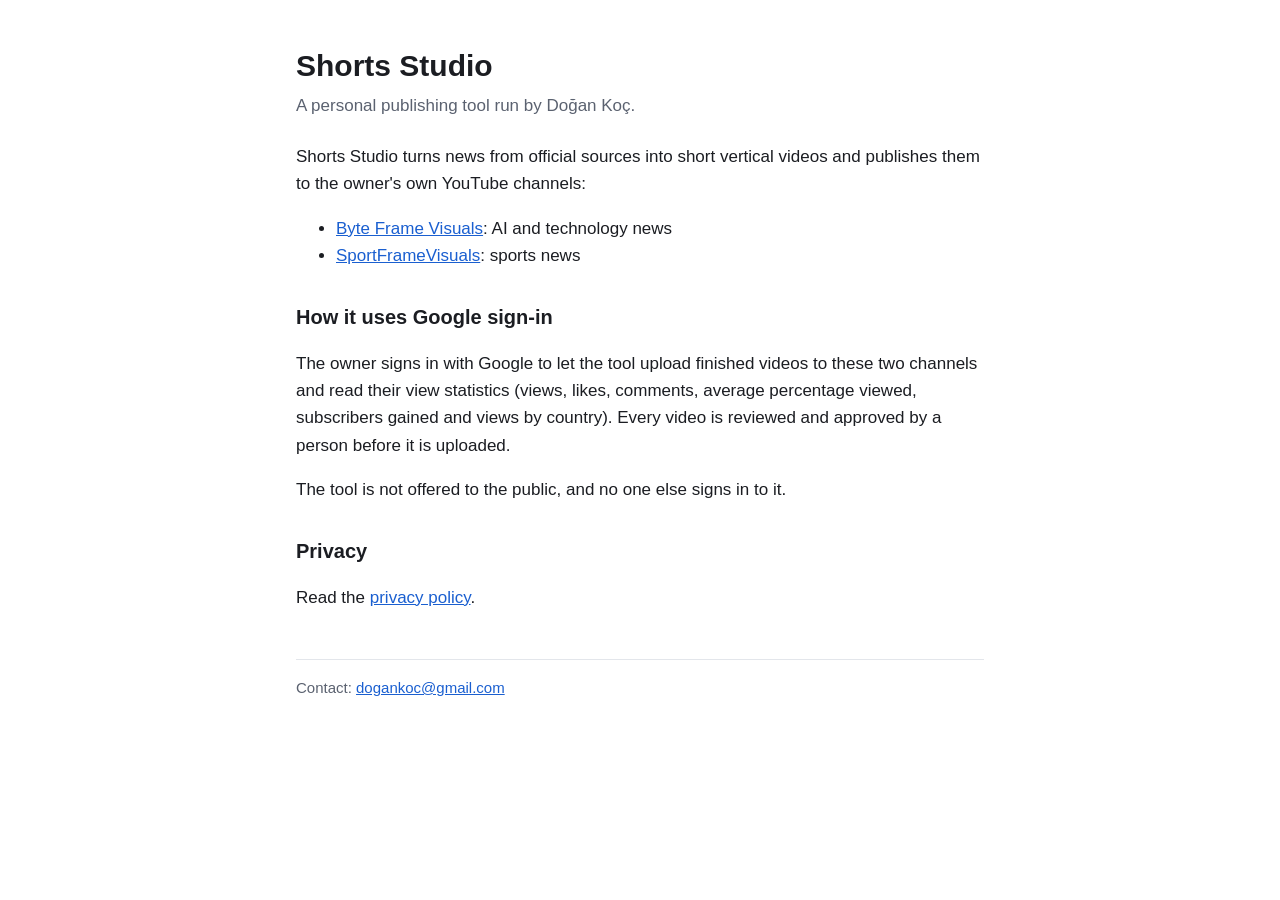
<file: index.html>
<!doctype html>
<html lang="en">
<head>
<meta charset="utf-8">
<meta name="viewport" content="width=device-width, initial-scale=1">
<title>Shorts Studio</title>
<link rel="stylesheet" href="style.css">
</head>
<body>
<main>
<h1>Shorts Studio</h1>
<p class="sub">A personal publishing tool run by Doğan Koç.</p>
<p>Shorts Studio turns news from official sources into short vertical videos and publishes them to the owner's own YouTube channels:</p>
<ul>
  <li><a href="https://www.youtube.com/@byteframevisuals">Byte Frame Visuals</a>: AI and technology news</li>
  <li><a href="https://www.youtube.com/@sportframevisuals">SportFrameVisuals</a>: sports news</li>
</ul>
<h2>How it uses Google sign-in</h2>
<p>The owner signs in with Google to let the tool upload finished videos to these two channels and read their view statistics (views, likes, comments, average percentage viewed, subscribers gained and views by country). Every video is reviewed and approved by a person before it is uploaded.</p>
<p>The tool is not offered to the public, and no one else signs in to it.</p>
<h2>Privacy</h2>
<p>Read the <a href="privacy.html">privacy policy</a>.</p>
<footer>Contact: <a href="mailto:dogankoc@gmail.com">dogankoc@gmail.com</a></footer>
</main>
</body>
</html>
</file>
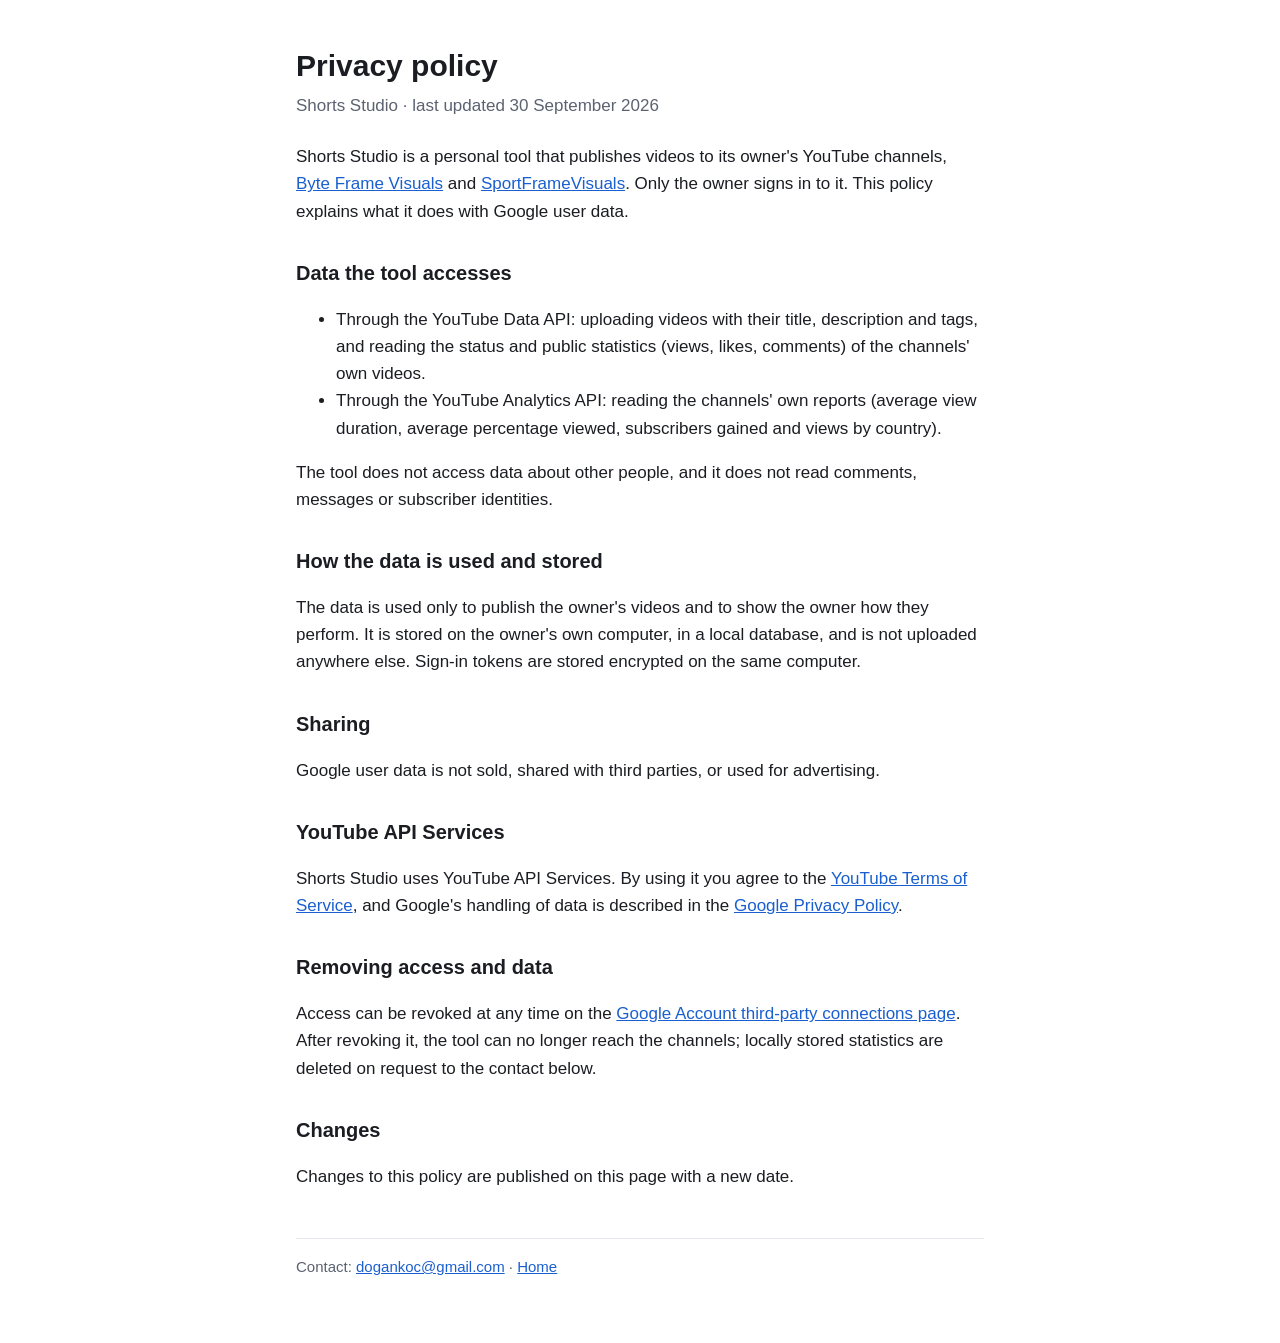
<file: privacy.html>
<!doctype html>
<html lang="en">
<head>
<meta charset="utf-8">
<meta name="viewport" content="width=device-width, initial-scale=1">
<title>Shorts Studio Privacy</title>
<link rel="stylesheet" href="style.css">
</head>
<body>
<main>
<h1>Privacy policy</h1>
<p class="sub">Shorts Studio · last updated 30 September 2026</p>
<p>Shorts Studio is a personal tool that publishes videos to its owner's YouTube channels, <a href="https://www.youtube.com/@byteframevisuals">Byte Frame Visuals</a> and <a href="https://www.youtube.com/@sportframevisuals">SportFrameVisuals</a>. Only the owner signs in to it. This policy explains what it does with Google user data.</p>
<h2>Data the tool accesses</h2>
<ul>
  <li>Through the YouTube Data API: uploading videos with their title, description and tags, and reading the status and public statistics (views, likes, comments) of the channels' own videos.</li>
  <li>Through the YouTube Analytics API: reading the channels' own reports (average view duration, average percentage viewed, subscribers gained and views by country).</li>
</ul>
<p>The tool does not access data about other people, and it does not read comments, messages or subscriber identities.</p>
<h2>How the data is used and stored</h2>
<p>The data is used only to publish the owner's videos and to show the owner how they perform. It is stored on the owner's own computer, in a local database, and is not uploaded anywhere else. Sign-in tokens are stored encrypted on the same computer.</p>
<h2>Sharing</h2>
<p>Google user data is not sold, shared with third parties, or used for advertising.</p>
<h2>YouTube API Services</h2>
<p>Shorts Studio uses YouTube API Services. By using it you agree to the <a href="https://www.youtube.com/t/terms">YouTube Terms of Service</a>, and Google's handling of data is described in the <a href="https://policies.google.com/privacy">Google Privacy Policy</a>.</p>
<h2>Removing access and data</h2>
<p>Access can be revoked at any time on the <a href="https://myaccount.google.com/connections">Google Account third-party connections page</a>. After revoking it, the tool can no longer reach the channels; locally stored statistics are deleted on request to the contact below.</p>
<h2>Changes</h2>
<p>Changes to this policy are published on this page with a new date.</p>
<footer>Contact: <a href="mailto:dogankoc@gmail.com">dogankoc@gmail.com</a> · <a href="index.html">Home</a></footer>
</main>
</body>
</html>
</file>
<file: style.css>
:root { --bg:#ffffff; --text:#1b1d22; --muted:#5b6270; --line:#e3e6eb; --accent:#1a5fd0; }
@media (prefers-color-scheme: dark) { :root { --bg:#0f1115; --text:#e8eaf0; --muted:#9aa3b2; --line:#2a2f3a; --accent:#7fb0ff; } }
* { box-sizing: border-box; }
body { margin:0; background:var(--bg); color:var(--text); font:17px/1.6 -apple-system, BlinkMacSystemFont, "Segoe UI", sans-serif; }
main { max-width: 720px; margin: 0 auto; padding: 48px 16px 64px; }
h1 { font-size: 30px; line-height: 1.2; margin: 0 0 8px; } h2 { font-size: 20px; margin: 32px 0 8px; }
.sub { color: var(--muted); margin: 0 0 24px; } a { color: var(--accent); }
footer { margin-top: 48px; padding-top: 16px; border-top: 1px solid var(--line); color: var(--muted); font-size: 15px; }
</file>
